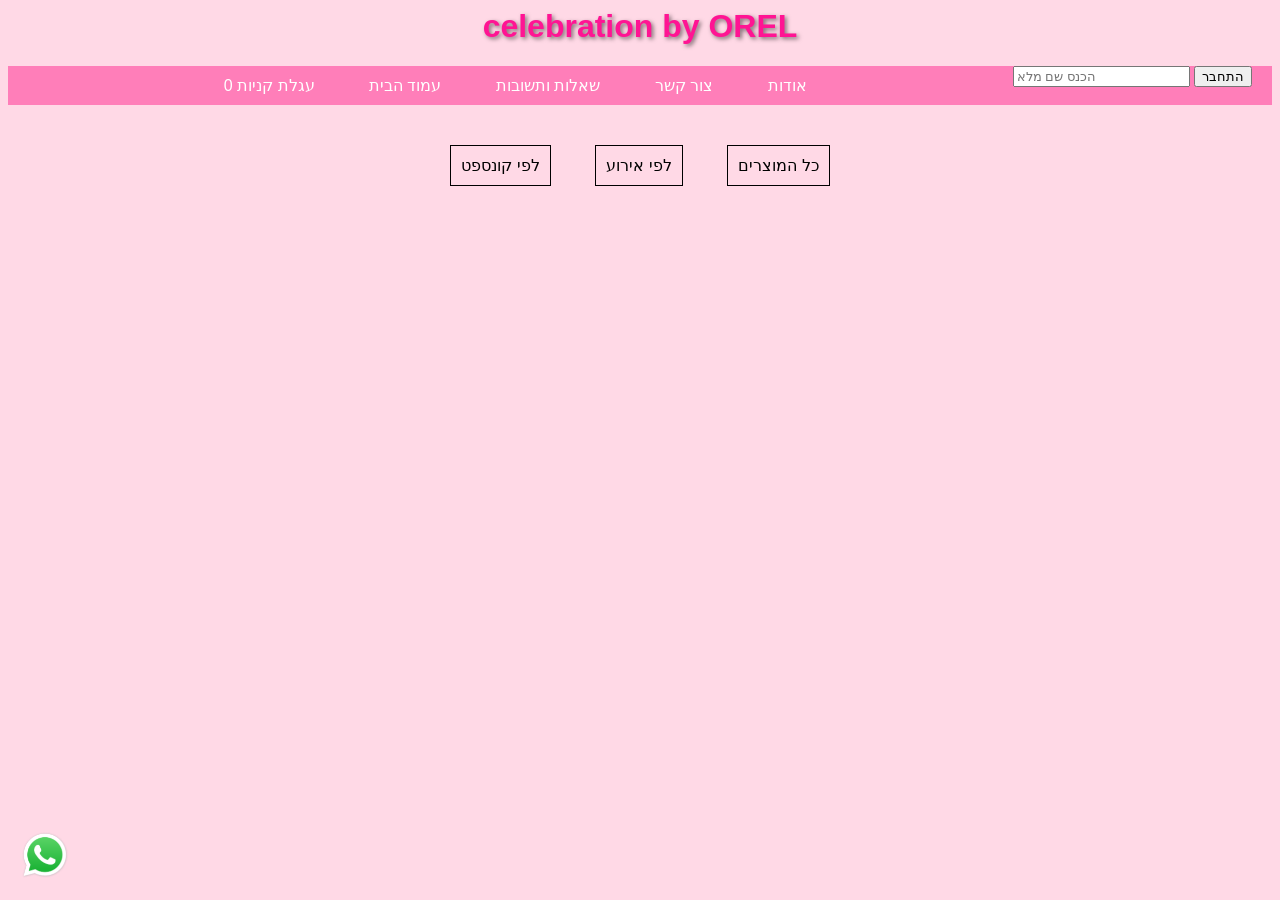
<file: index.html>
<head>
    <meta charset="UTF-8">
    <meta name="viewport" content="width=device-width, initial-scale=1.0">
    <title>celebration by OREL</title>
    <link rel="stylesheet" href="styles.css">
    <script src="script.js" defer></script>
</head>

<body>
    <header>
        <h1>celebration by OREL</h1>
        <div id="user-greeting">
            <form id="login-form" onsubmit="updateGreeting(); return false;">
                <input type="text" id="fullname" placeholder="הכנס שם מלא" required>
                <button type="submit">התחבר</button>
            </form>
        </div>
    </header>

    <nav>
        <a href="#about">אודות</a>
        <a href="contact.html">צור קשר</a>
        <a href="QA.html">שאלות ותשובות</a>
        <a href="index.html">עמוד הבית</a>
        <a href="#cart" onclick="toggleCart()">עגלת קניות <span id="cart-count">0</span></a>
    </nav>
    <div>
        <div id="cart-content" class="cart-content"> 
            <h2>עגלת קניות</h2>
            <span class="exit-button" onclick="toggleCart()">X</span>
			<button class="clear-cart-button" onclick="clearCart()">נקה עגלה</button>

            <table>
                <thead>
                    <tr>
                        <th>שם המוצר</th>
                        <th>מחיר</th>
                        <th>כמות</th>
                        <th>סך הכל</th>
                        <th>פעולות</th>
                    </tr>
                </thead>
                <tbody id="cart-items">
                </tbody>
            </table>
            <div id="total-price">סכום כולל: 0 ש"ח</div>
            <button class="button" onclick="proceedToCheckout()">לתשלום</button>
        </div>
        <div class="tabs">
            <div class="tab" onclick="showTab('concept')">לפי קונספט</div>
            <div class="tab" onclick="showTab('event')">לפי אירוע</div>
            <div class="tab" onclick="showTab('all')">כל המוצרים</div>
        </div>
    </div>
    <div id="concept" class="tab-content">
        <div class="product">
            <h3>גן חיות</h3>
            <img src="garden.jpg" alt="גן חיות">
        </div>
        <div class="product">
            <h3>דרקונים</h3>
            <img src="dragons.jpg" alt="דרקונים">
        </div>
        <div class="product">
            <h3>נסיכות</h3>
            <img src="princesses.jpg" alt="נסיכות">
        </div>
    </div>
       <div id="event" class="tab-content">
        <div class="product">
            <h3>פורים</h3>
            <img src="purim.jpg" alt="פורים">
        </div>
        <div class="product">
            <h3>חתונה</h3>
            <img src="wedding.jpg" alt="חתונה">
        </div>
        <div class="product">
            <h3>ברית</h3>
            <img src="brit.jpg" alt="ברית">
  </div> 
    </div>
    <div id="all" class="tab-content">
        <div class="product">
        <h3>#001 - בלונים</h3>
        <p><strong>תיאור:</strong> ערכה של 10 בלונים מגוונים</p>
        <p><strong>קטגוריה:</strong> עיצוב יום הולדת</p>
		<p><strong>מחיר</strong> 30 ש"ח</p>

        <img src="balloons.jpg" alt="בלונים" width="150">
        <button onclick="addToCart('#001 - בלונים', 'balloons.jpg', 1, 30)">הוסף לעגלה</button>
    </div>
    <div class="product">
        <h3>#002 - מפה חד פעמית</h3>
        <p><strong>תיאור:</strong> מפה חד פעמית עם דגלי העולם</p>
        <p><strong>קטגוריה:</strong> כלי שולחן</p>
		<p><strong>מחיר</strong> 30 ש"ח</p>
        <img src="map.jpg" alt="מפה חד פעמית" width="150">
        <button onclick="addToCart('#002 - מפה חד פעמית', 'map.jpg', 1, 30)">הוסף לעגלה</button>
    </div>
    <div class="product">
        <h3>#003 - כוסות חד פעמיות</h3>
        <p><strong>תיאור:</strong> ערכה של 20 כוסות חד פעמיות צבעוניות</p>
        <p><strong>קטגוריה:</strong> כלי שולחן</p>
		<p><strong>מחיר</strong> 25 ש"ח</p>
        <img src="cups.jpg" alt="כוסות חד פעמיות" width="150">
        <button onclick="addToCart('#003 - כוסות חד פעמיות', 'cups.jpg', 1, 25)">הוסף לעגלה</button>
    </div>
    
    <div class="product">
        <h3>#004 - צלחות חד פעמיות</h3>
        <p><strong>תיאור:</strong> ערכה של 20 צלחות חד פעמיות מעוצבות</p>
        <p><strong>קטגוריה:</strong> כלי שולחן</p>
		<p><strong>מחיר</strong> 25 ש"ח</p>
        <img src="plates.jpg" alt="צלחות חד פעמיות" width="150">
        <button onclick="addToCart('#004 - צלחות חד פעמיות', 'plates.jpg', 1, 25)">הוסף לעגלה</button>
    </div>
    <div class="product">
        <h3>#005 - קונפטי</h3>
        <p><strong>תיאור:</strong> ערכת קונפטי ליצירת אווירה קסומה באירוע</p>
        <p><strong>קטגוריה:</strong> אביזרי מסיבה</p>
		<p><strong>מחיר</strong> 15 ש"ח</p>
        <img src="confetti.jpg" alt="קונפטי" width="150">
        <button onclick="addToCart('#005 - קונפטי', 'confetti.jpg', 1, 15)">הוסף לעגלה</button>
    </div>

    <div class="product">
        <h3>#006 - כובעי מסיבה</h3>
        <p><strong>תיאור:</strong> ערכה של 10 כובעי מסיבה עם פסים צבעוניים</p>
        <p><strong>קטגוריה:</strong> אביזרי מסיבה</p>
		<p><strong>מחיר</strong> 10 ש"ח</p>
        <img src="party_hats.jpg" alt="כובעי מסיבה" width="150">
        <button onclick="addToCart('#006 - כובעי מסיבה', 'party_hats.jpg', 1, 10)">הוסף לעגלה</button>
    </div>

    <div class="product">
        <h3>#007 - דגלים</h3>
        <p><strong>תיאור:</strong> ערכה של 10 דגלים לתלייה בפינה או מעל השולחן</p>
        <p><strong>קטגוריה:</strong> אביזרי מסיבה</p>
		<p><strong>מחיר</strong> 20 ש"ח</p>
        <img src="flags.jpg" alt="דגלים" width="150">
        <button onclick="addToCart('#007 - דגלים', 'flags.jpg', 1, 20)">הוסף לעגלה</button>
    </div>

    <div class="product">
        <h3>#008 - פיניאטה</h3>
        <p><strong>תיאור:</strong> פיניאטה בצורת מגלה עם פריטים קטנים בתוכה</p>
        <p><strong>קטגוריה:</strong> אביזרי מסיבה</p>
		<p><strong>מחיר</strong> 40 ש"ח</p>
        <img src="pinata.jpg" alt="פיניאטה" width="150">
        <button onclick="addToCart('#008 - פיניאטה', 'pinata.jpg', 1, 40)">הוסף לעגלה</button>
    </div>

    <div class="product">
        <h3>#009 - אותיות מוארות</h3>
        <p><strong>תיאור:</strong> אותיות מוארות ליצירת כיתובים מרהיבים</p>
        <p><strong>קטגוריה:</strong> אביזרי מסיבה</p>
		<p><strong>מחיר:</strong> 30 ש"ח </p> 
        <img src="lighted_letters.jpg" alt="אותיות מוארות" width="150">
        <button onclick="addToCart('#009 - אותיות מוארות', 'lighted_letters.jpg', 1, 30)">הוסף לעגלה</button>
    </div>

    <div class="product">
        <h3>#010 - גליל חוט לבלונים</h3>
        <p><strong>תיאור:</strong>חוט ורוד לבלונים</p>
        <p><strong>קטגוריה:</strong>בלונים</p>
		<p><strong>מחיר:</strong> 30 ש"ח </p>
        <img src="HOT.jpg" alt="בלונים" width="150">
        <button onclick="addToCart('#010 - גליל חוט לבלונים', 'HOT.jpg', 1, 30)">הוסף לעגלה</button>
    </div>
	</div>

<div id="whatsapp-icon" style="position: fixed; bottom: 20px; left: 20px;">
    <a href="https://www.whatsapp.com/"><img src="whatsapp_icon.png" alt="אייקון ווצאפ" width="50"></a>
</div>
</body>
</html>
</file>
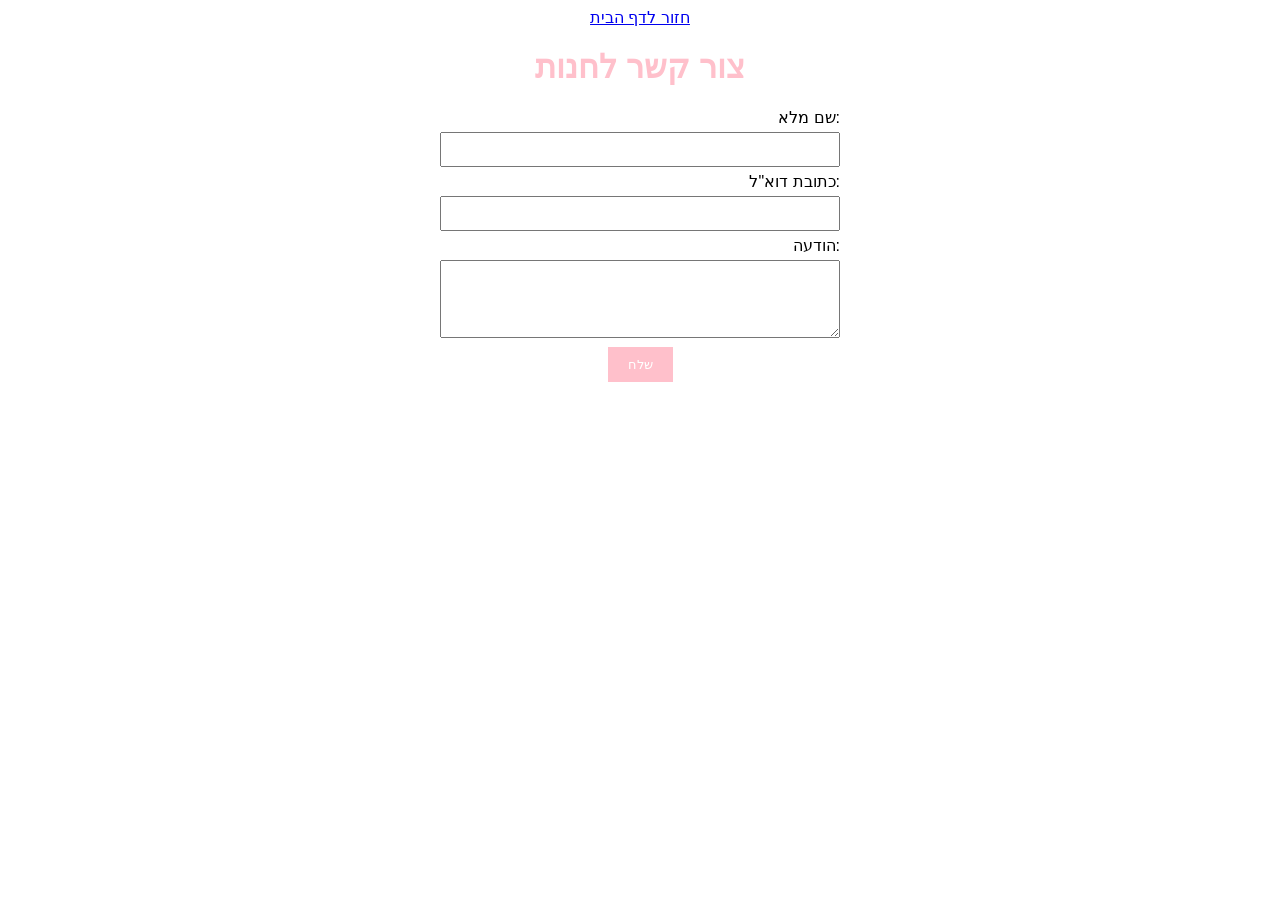
<file: contact.HTML>
<!DOCTYPE html>
<html lang="en">
<head>
    <meta charset="UTF-8">
    <meta name="viewport" content="width=device-width, initial-scale=1.0">
    <title>צור קשר</title>
    <style>
        body {
            font-family: Arial, sans-serif;
            text-align: center;
        }

        h1 {
            color: pink;
        }

        form {
            margin: 0 auto;
            max-width: 400px;
        }

        label {
            display: block;
            text-align: right;
        }

        input, textarea {
            width: 100%;
            padding: 8px;
            margin: 5px 0;
            box-sizing: border-box;
        }

        button {
            background-color: pink;
            color: white;
            padding: 10px 20px;
            border: none;
            cursor: pointer;
        }

        button:hover {
            background-color: #ff7b7b;
        }
    </style>
    <script src="conect.js" defer></script> <!-- Ensure this path is correct -->
</head>
<body>
    <a href="index.html">חזור לדף הבית</a>
    <h1>צור קשר לחנות</h1>
    <form id="contactForm">
        <label for="name">שם מלא:</label>
        <input type="text" id="name" name="name" required>
        
        <label for="email">כתובת דוא"ל:</label>
        <input type="email" id="email" name="email" required>
        
        <label for="message">הודעה:</label>
        <textarea id="message" name="message" rows="4" required></textarea>
   
        <button type="submit">שלח</button>
    </form>
</body>
</html>
</file>
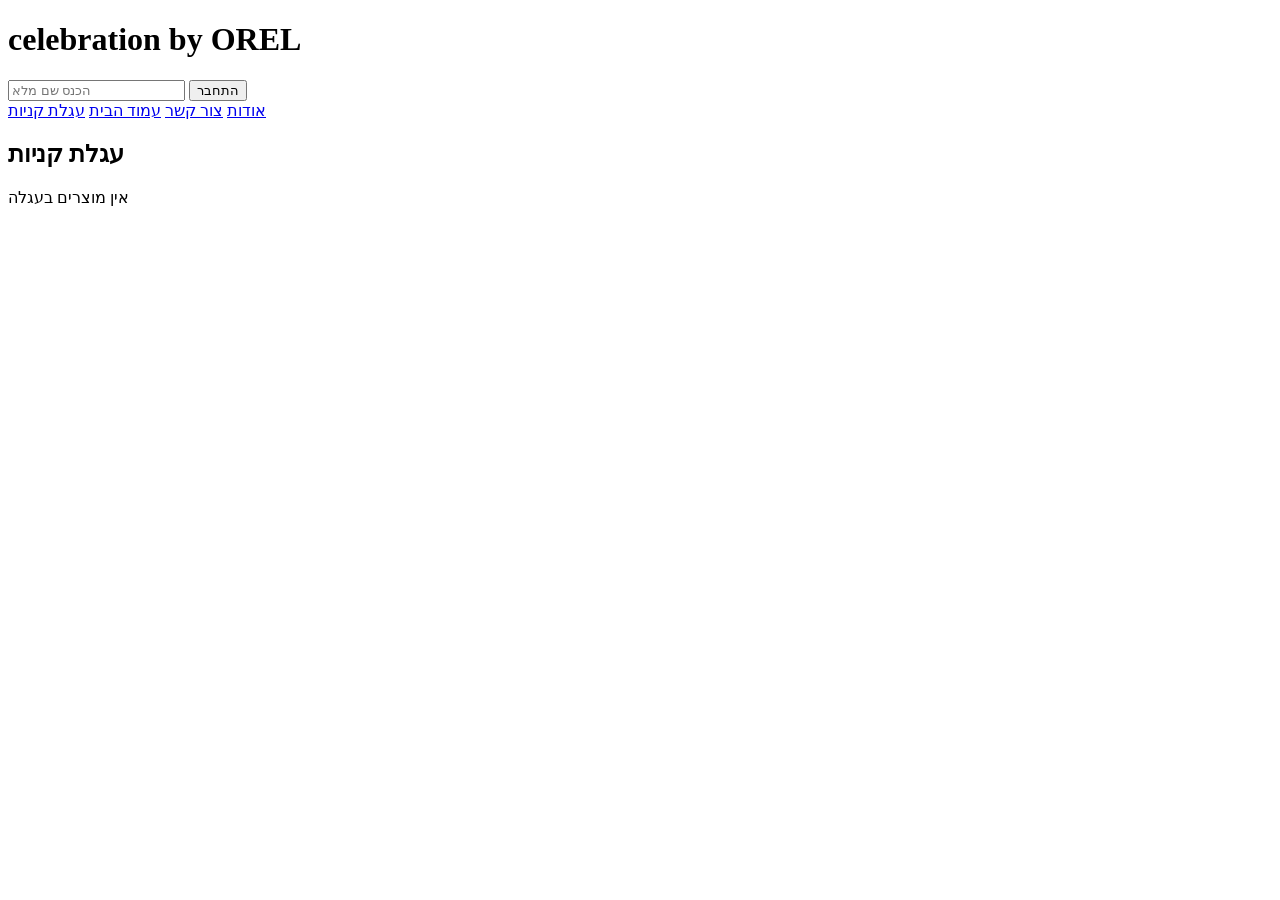
<file: index2.html>
<!DOCTYPE html>
<html lang="en">
<head>
    <meta charset="UTF-8">
    <meta name="viewport" content="width=device-width, initial-scale=1.0">
    <title>celebration by OREL</title>
</head>
<body>
    <header>
        <h1>celebration by OREL</h1>
        <div id="user-greeting">
            <form id="login-form" onsubmit="return false;">
                <input type="text" id="fullname" placeholder="הכנס שם מלא" required>
                <button type="submit">התחבר</button>
            </form>
        </div>
    </header>

    <nav>
        <a href="#about">אודות</a>
        <a href="contact.html">צור קשר</a>
        <a href="index.html">עמוד הבית</a>
        <a href="#cart">עגלת קניות</a>
    </nav>

    <div id="cart-content">
        <h2>עגלת קניות</h2>
        <div>אין מוצרים בעגלה</div>
    </div>
</body>
</html>
</file>
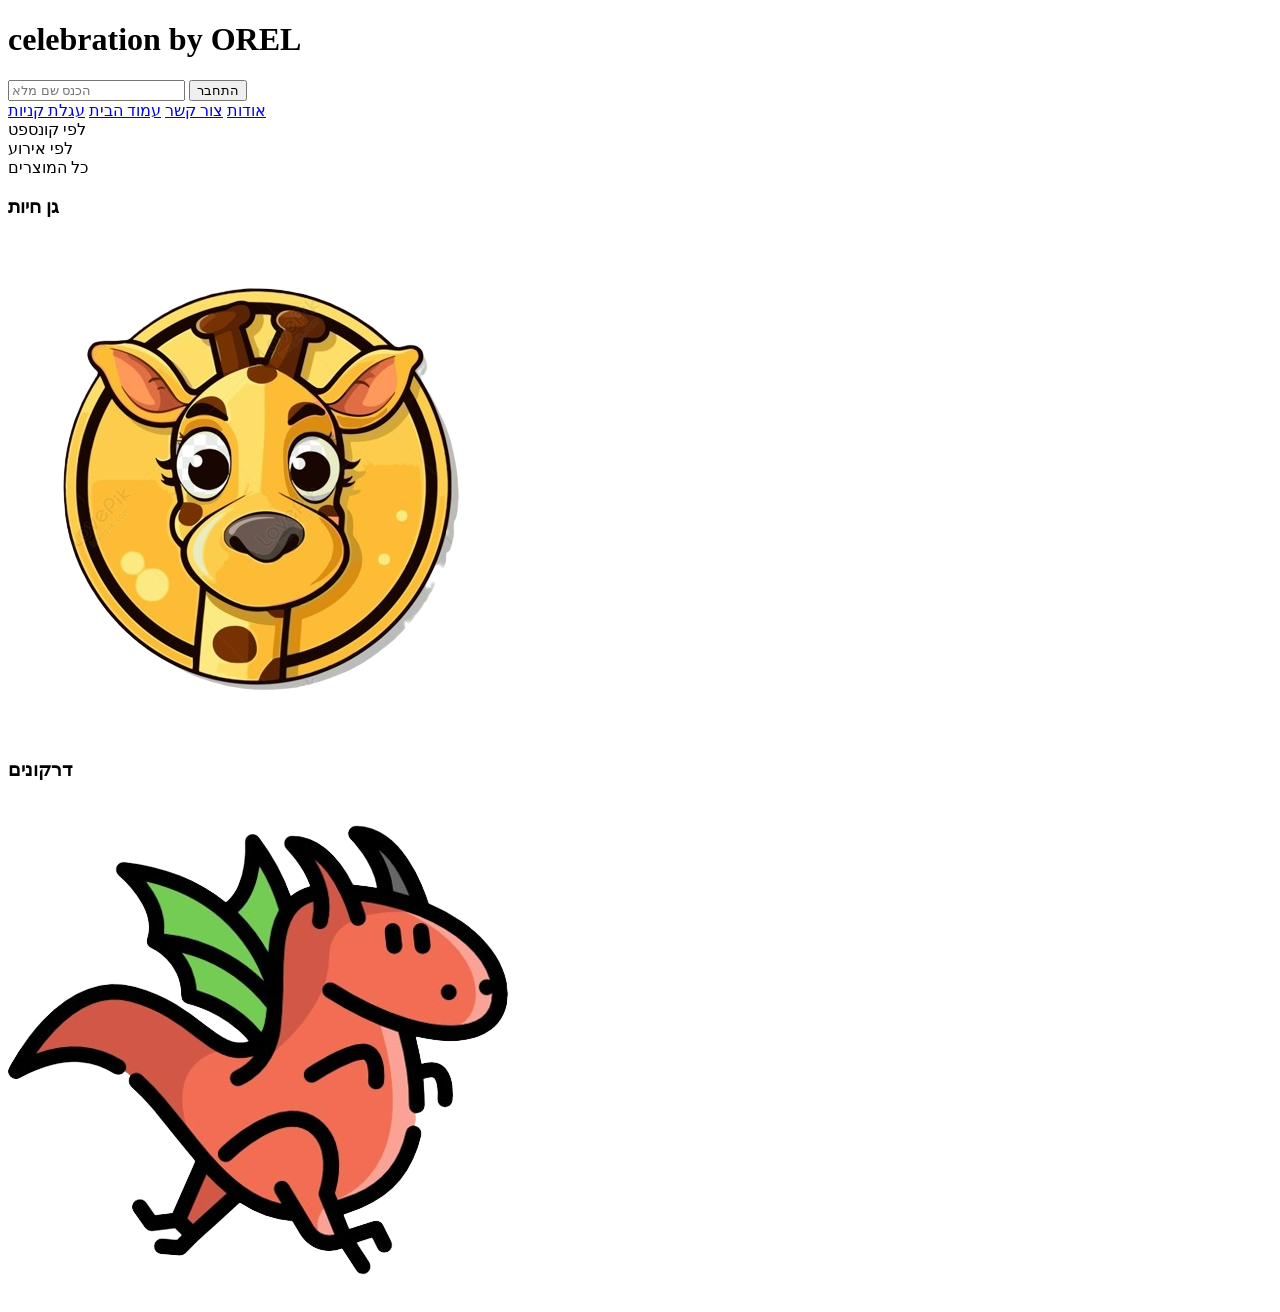
<file: index3.html>
<!DOCTYPE html>
<html lang="en">
<head>
    <meta charset="UTF-8">
    <meta name="viewport" content="width=device-width, initial-scale=1.0">
    <title>celebration by OREL</title>
</head>
<body>
    <header>
        <h1>celebration by OREL</h1>
        <div id="user-greeting">
            <form id="login-form" onsubmit="return false;">
                <input type="text" id="fullname" placeholder="הכנס שם מלא" required>
                <button type="submit">התחבר</button>
            </form>
        </div>
    </header>

    <nav>
        <a href="#about">אודות</a>
        <a href="contact.html">צור קשר</a>
        <a href="index.html">עמוד הבית</a>
        <a href="#cart">עגלת קניות</a>
    </nav>

    <div class="tabs">
        <div class="tab" onclick="showTab('concept')">לפי קונספט</div>
        <div class="tab" onclick="showTab('event')">לפי אירוע</div>
        <div class="tab" onclick="showTab('all')">כל המוצרים</div>
    </div>

    <div id="concept" class="tab-content">
        <div class="product">
            <h3>גן חיות</h3>
            <img src="garden.jpg" alt="גן חיות">
        </div>
        <div class="product">
            <h3>דרקונים</h3>
            <img src="dragons.jpg" alt="דרקונים">
        </div>
    </div>
</body>
</html>
</file>
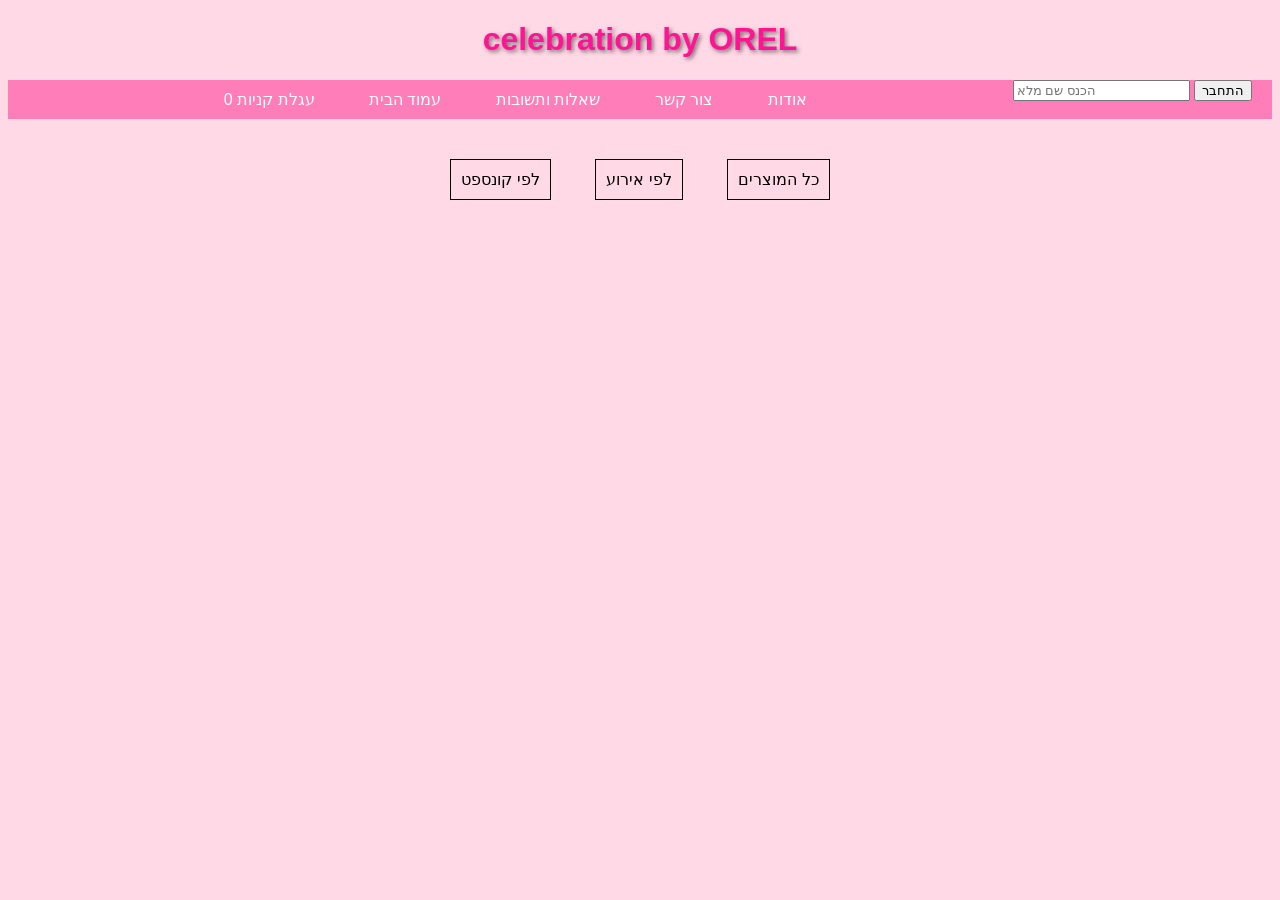
<file: index4.html>
<!DOCTYPE html>
<html lang="en">
<head>
    <meta charset="UTF-8">
    <meta name="viewport" content="width=device-width, initial-scale=1.0">
    <title>celebration by OREL</title>
    <link rel="stylesheet" href="styles.css">
    <script src="script.js" defer></script>
</head>

<body>
    <header>
        <h1>celebration by OREL</h1>
        <div id="user-greeting">
            <form id="login-form" onsubmit="updateGreeting(); return false;">
                <input type="text" id="fullname" placeholder="הכנס שם מלא" required>
                <button type="submit">התחבר</button>
            </form>
        </div>
    </header>

    <nav>
        <a href="#about">אודות</a>
        <a href="contact.html">צור קשר</a>
        <a href="QA.html">שאלות ותשובות</a>
        <a href="index.html">עמוד הבית</a>
        <a href="#cart" onclick="toggleCart()">עגלת קניות <span id="cart-count">0</span></a>
    </nav>

    <div>
        <div id="cart-content" class="cart-content"> 
            <h2>עגלת קניות</h2>
            <span class="exit-button" onclick="toggleCart()">X</span>
			<button class="clear-cart-button" onclick="clearCart()">נקה עגלה</button>
            <table>
                <thead>
                    <tr>
                        <th>שם המוצר</th>
                        <th>מחיר</th>
                        <th>כמות</th>
                        <th>סך הכל</th>
                        <th>פעולות</th>
                    </tr>
                </thead>
                <tbody id="cart-items"></tbody>
            </table>
            <div id="total-price">סכום כולל: 0 ש"ח</div>
            <button class="button" onclick="proceedToCheckout()">לתשלום</button>
        </div>

        <div class="tabs">
            <div class="tab" onclick="showTab('concept')">לפי קונספט</div>
            <div class="tab" onclick="showTab('event')">לפי אירוע</div>
            <div class="tab" onclick="showTab('all')">כל המוצרים</div>
        </div>
    </div>

    <div id="all" class="tab-content">
        <div class="product">
            <h3>#001 - בלונים</h3>
            <p><strong>תיאור:</strong> ערכה של 10 בלונים מגוונים</p>
            <p><strong>מחיר:</strong> 30 ש"ח</p>
            <button onclick="addToCart('#001 - בלונים', 30)">הוסף לעגלה</button>
        </div>
        <!-- מוצרים נוספים -->
    </div>
</body>
</html>
</file>
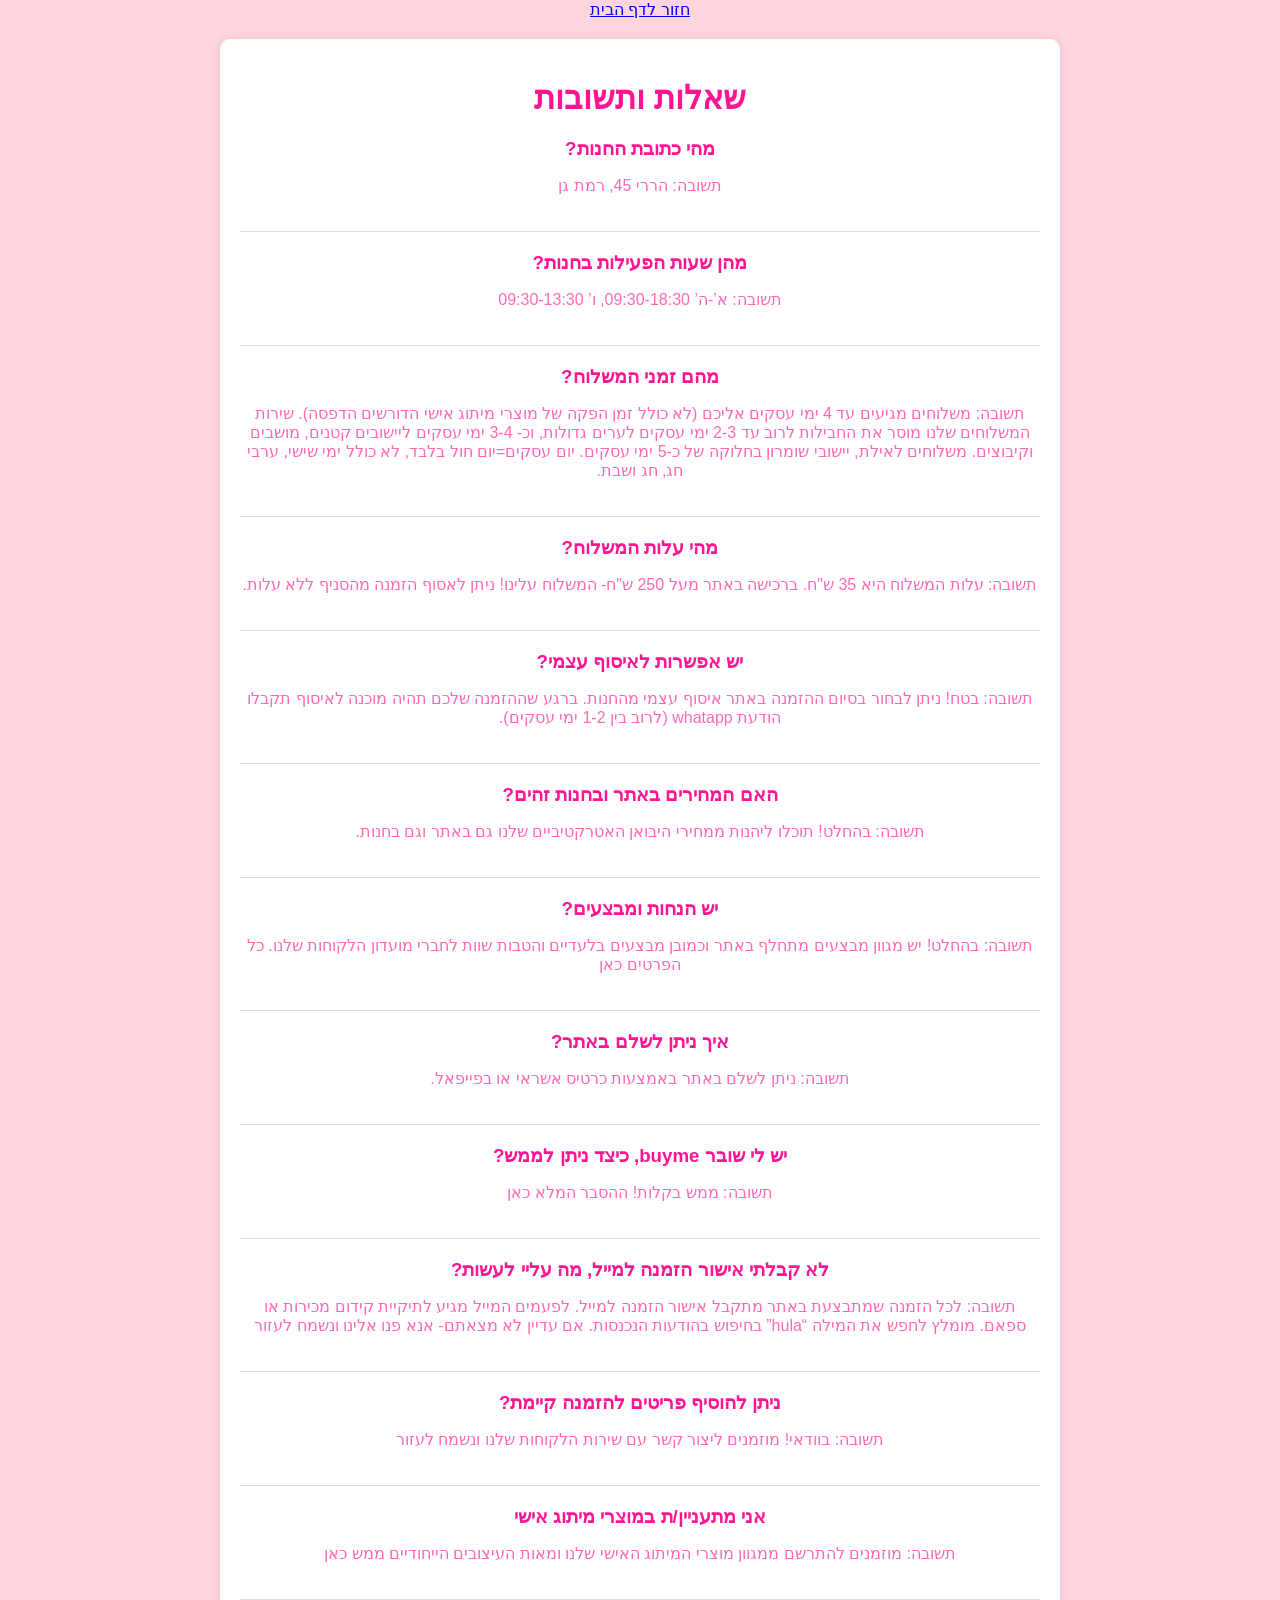
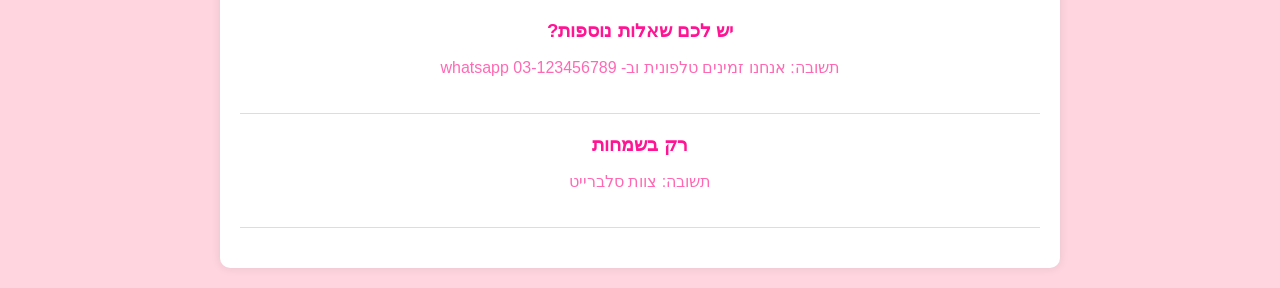
<file: QA.HTML>
<!DOCTYPE html>
<html lang="he">

<head>
    <meta charset="UTF-8">
    <meta name="viewport" content="width=device-width, initial-scale=1.0">
    <title>שאלות ותשובות</title>
        <a href="index.html">חזור לדף הבית</a>

    <style>
        body {
            font-family: Arial, sans-serif;
            text-align: center;
            direction: rtl;
            background-color: #ffd6e0;
            margin: 0;
            padding: 0;
        }

        h1 {
            color: #ff1493;
            margin-top: 20px;
        }

        .faq-container {
            max-width: 800px;
            margin: 20px auto;
            background-color: #fff;
            border-radius: 10px;
            padding: 20px;
            box-shadow: 0 0 10px rgba(0, 0, 0, 0.1);
        }

        .faq-question {
            margin-bottom: 20px;
            border-bottom: 1px solid #ddd;
            padding-bottom: 20px;
        }

        .question {
            color: #ff1493;
            margin-bottom: 10px;
        }

        .answer {
            color: #ff69b4;
        }
    </style>
</head>

<body>
    <div class="faq-container">
        <h1>שאלות ותשובות</h1>
        <div class="faq-question">
            <h3 class="question">מהי כתובת החנות?</h3>
            <p class="answer">תשובה: הררי 45, רמת גן</p>
        </div>
        <div class="faq-question">
            <h3 class="question">מהן שעות הפעילות בחנות?</h3>
            <p class="answer">תשובה: א’-ה’ 09:30-18:30, ו’ 09:30-13:30</p>
        </div>
        <div class="faq-question">
            <h3 class="question">מהם זמני המשלוח?</h3>
            <p class="answer">תשובה: משלוחים מגיעים עד 4 ימי עסקים אליכם (לא כולל זמן הפקה של מוצרי מיתוג אישי הדורשים הדפסה). שירות המשלוחים שלנו מוסר את החבילות לרוב עד 2-3 ימי עסקים לערים גדולות, וכ- 3-4 ימי עסקים ליישובים קטנים, מושבים וקיבוצים. משלוחים לאילת, יישובי שומרון בחלוקה של כ-5 ימי עסקים. יום עסקים=יום חול בלבד, לא כולל ימי שישי, ערבי חג, חג ושבת.</p>
        </div>
        <div class="faq-question">
            <h3 class="question">מהי עלות המשלוח?</h3>
            <p class="answer">תשובה: עלות המשלוח היא 35 ש"ח. ברכישה באתר מעל 250 ש"ח- המשלוח עלינו! ניתן לאסוף הזמנה מהסניף ללא עלות.</p>
        </div>
        <div class="faq-question">
            <h3 class="question">יש אפשרות לאיסוף עצמי?</h3>
            <p class="answer">תשובה: בטח! ניתן לבחור בסיום ההזמנה באתר איסוף עצמי מהחנות. ברגע שההזמנה שלכם תהיה מוכנה לאיסוף תקבלו הודעת whatapp (לרוב בין 1-2 ימי עסקים).</p>
        </div>
        <div class="faq-question">
            <h3 class="question">האם המחירים באתר ובחנות זהים?</h3>
            <p class="answer">תשובה: בהחלט! תוכלו ליהנות ממחירי היבואן האטרקטיביים שלנו גם באתר וגם בחנות.</p>
        </div>
        <div class="faq-question">
            <h3 class="question">יש הנחות ומבצעים?</h3>
            <p class="answer">תשובה: בהחלט! יש מגוון מבצעים מתחלף באתר וכמובן מבצעים בלעדיים והטבות שוות לחברי מועדון הלקוחות שלנו. כל הפרטים כאן</p>
        </div>
        <div class="faq-question">
            <h3 class="question">איך ניתן לשלם באתר?</h3>
            <p class="answer">תשובה: ניתן לשלם באתר באמצעות כרטיס אשראי או בפייפאל.</p>
        </div>
        <div class="faq-question">
            <h3 class="question">יש לי שובר buyme, כיצד ניתן לממש?</h3>
            <p class="answer">תשובה: ממש בקלות! ההסבר המלא כאן</p>
        </div>
        <div class="faq-question">
            <h3 class="question">לא קבלתי אישור הזמנה למייל, מה עליי לעשות?</h3>
            <p class="answer">תשובה: לכל הזמנה שמתבצעת באתר מתקבל אישור הזמנה למייל. לפעמים המייל מגיע לתיקיית קידום מכירות או ספאם. מומלץ לחפש את המילה “hula” בחיפוש בהודעות הנכנסות. אם עדיין לא מצאתם- אנא פנו אלינו ונשמח לעזור</p>
        </div>
        <div class="faq-question">
            <h3 class="question">ניתן להוסיף פריטים להזמנה קיימת?</h3>
            <p class="answer">תשובה: בוודאי! מוזמנים ליצור קשר עם שירות הלקוחות שלנו ונשמח לעזור</p>
        </div>
        <div class="faq-question">
            <h3 class="question">אני מתעניין/ת במוצרי מיתוג אישי</h3>
            <p class="answer">תשובה: מוזמנים להתרשם ממגוון מוצרי המיתוג האישי שלנו ומאות העיצובים הייחודיים ממש כאן</p>
        </div>
        <div class="faq-question">
            <h3 class="question">יש לכם שאלות נוספות?</h3>
            <p class="answer">תשובה: אנחנו זמינים טלפונית וב- whatsapp 03-123456789</p>
        </div>
        <div class="faq-question">
            <h3 class="question">רק בשמחות</h3>
            <p class="answer">תשובה: צוות סלברייט</p>
        </div>
    </div>
</body>

</html>
</file>
<file: styles.css>
body {
    font-family: Arial, sans-serif;
    text-align: center;
    background-color: #ffd9e6; 
}

h1 {
    color: #FF1493; 
    text-shadow: 2px 2px 4px rgba(0, 0, 0, 0.5); 
}

nav {
    background-color: #ff7eb9;
    padding: 10px;
    margin-bottom: 20px;
}

nav a {
    text-decoration: none;
    color: #fff; 
    margin: 0 10px;
    padding: 10px 15px; 
    border-radius: 5px;
}

nav a:hover {
    background-color: #ff5d9e;
}

.tab {
    display: inline-block;
    margin: 20px;
    cursor: pointer;
    border: 1px solid black;
    padding: 10px;
}

.tab-content {
    display: none;
}

.tab-content.active {
    display: block;
}

.product {
    display: inline-block;
    width: 200px;
    margin: 20px;
    background-color: pink;
    padding: 10px;
    border-radius: 10px;
}

.product img {
    max-width: 100%;
    height: auto;
}

#user-greeting {
    float: right;
    margin-right: 20px;
}

#cart-content {
    display: none;
    position: absolute;
    top: 50px;
    right: 20px;
    background-color: lightgray;
    border: 1px solid black;
    padding: 10px;
    z-index: 1;
    width: 300px;
    border-radius: 10px;
}

#cart-items {
    margin: 0;
    padding: 0;
    list-style-type: none;
}

#cart-items li {
    display: flex;
    align-items: center;
    justify-content: space-between;
    padding: 5px 0;
    border-bottom: 1px solid black;
}

#cart-items li:last-child {
    border-bottom: none;
}

select {
    width: 100%;
    padding: 5px;
    margin-top: 10px;
    border-radius: 5px;
}

.remove-button {
    padding: 5px 10px;
    background-color: #ff7b7b;
    color: white;
    border: none;
    border-radius: 5px;
    cursor: pointer;
}

.remove-button:hover {
    background-color: #ff5252;
}

table {
    width: 100%;
    margin-bottom: 20px;
    border-collapse: collapse;
}

th {
    padding: 10px;
    background-color: #e0e0e0;
    border-bottom: 2px solid #CCCCCC;
}

td {
    padding: 10px;
    border-bottom: 1px solid #CCCCCC;
}

.button {
    background-color: #4CAF50;
    border: none;
    color: white;
    padding: 15px 32px;
    text-align: center;
    text-decoration: none;
    display: inline-block;
    font-size: 16px;
    margin: 4px 2px;
    cursor: pointer;
    border-radius: 5px;
}

.button:hover {
    background-color: #45a049;
}

.exit-button {
    font-size: 20px;
    margin-right: 10px; 
    cursor: pointer;
    position: absolute; 
    top: 10px; 
    right: 10px; 
}
</file>
